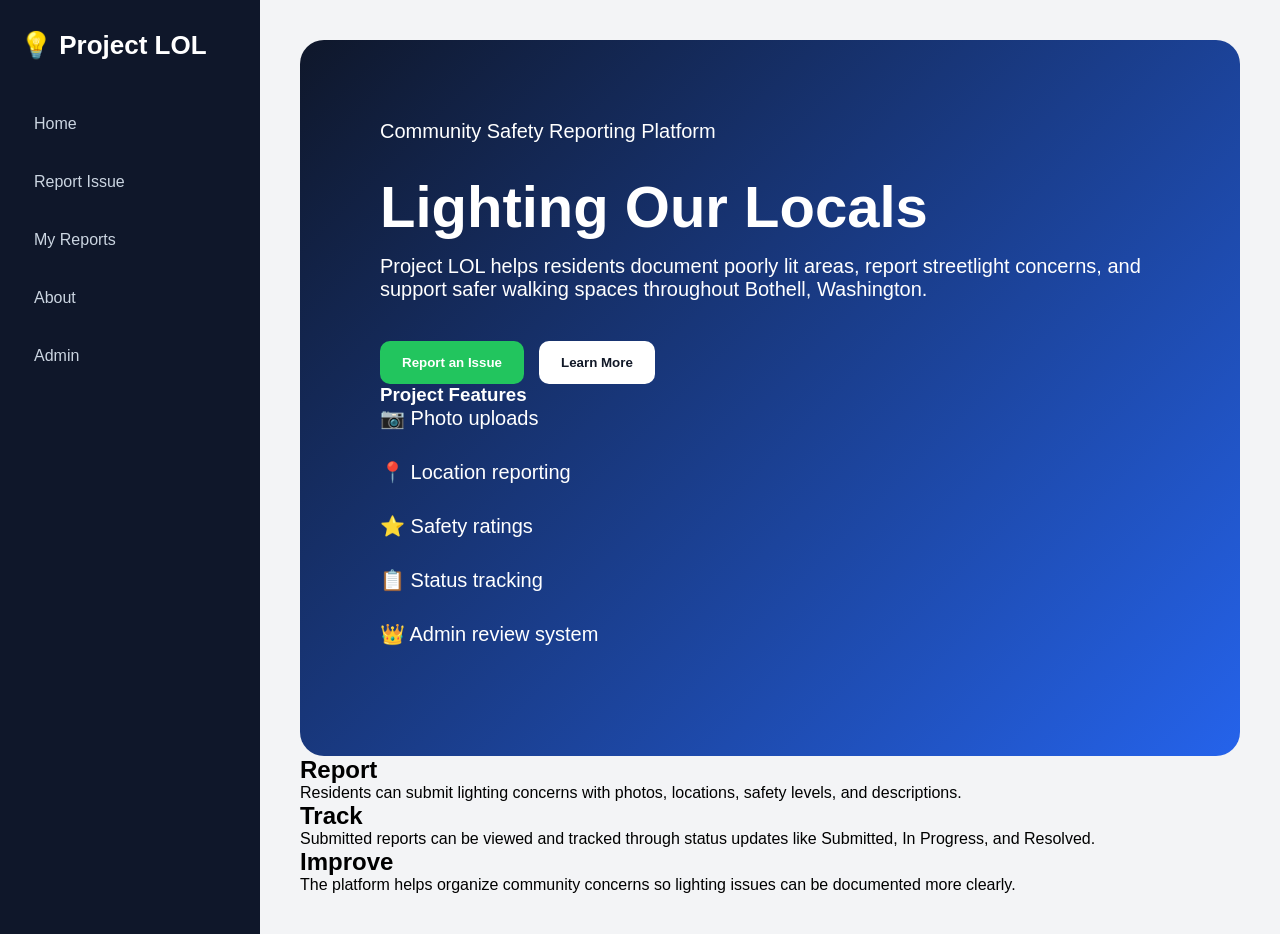
<file: index.html>
<!DOCTYPE html>
<html lang="en">
<head>
  <meta charset="UTF-8" />
  <meta name="viewport" content="width=device-width, initial-scale=1.0" />
  <title>Lighting Our Locals</title>
  <link rel="stylesheet" href="style.css" />
</head>
<body>

<div class="app">
  <aside class="sidebar">
    <div class="logo">💡 Project LOL</div>

    <nav>
      <button onclick="showPage('homePage')">Home</button>
      <button onclick="showPage('reportPage')">Report Issue</button>
      <button onclick="showPage('reportsPage')">My Reports</button>
      <button onclick="showPage('aboutPage')">About</button>
      <button onclick="adminLogin()">Admin</button>
    </nav>
  </aside>

  <main class="content">

    <section id="homePage" class="page">
  <div class="hero upgraded-hero">
    <div>
      <p class="eyebrow">Community Safety Reporting Platform</p>
      <h1>Lighting Our Locals</h1>
      <p>
        Project LOL helps residents document poorly lit areas, report streetlight concerns,
        and support safer walking spaces throughout Bothell, Washington.
      </p>

      <div class="hero-buttons">
        <button onclick="showPage('reportPage')">Report an Issue</button>
        <button onclick="showPage('aboutPage')">Learn More</button>
      </div>
    </div>

    <div class="hero-panel">
      <h3>Project Features</h3>
      <p>📷 Photo uploads</p>
      <p>📍 Location reporting</p>
      <p>⭐ Safety ratings</p>
      <p>📋 Status tracking</p>
      <p>👑 Admin review system</p>
    </div>
  </div>

  <div class="home-grid">
    <div class="info-card">
      <h2>Report</h2>
      <p>Residents can submit lighting concerns with photos, locations, safety levels, and descriptions.</p>
    </div>

    <div class="info-card">
      <h2>Track</h2>
      <p>Submitted reports can be viewed and tracked through status updates like Submitted, In Progress, and Resolved.</p>
    </div>

    <div class="info-card">
      <h2>Improve</h2>
      <p>The platform helps organize community concerns so lighting issues can be documented more clearly.</p>
    </div>
  </div>
</section>

    <section id="reportPage" class="page hidden">
      <h1>Report an Issue</h1>

      <div class="form-card">
        <input id="location" placeholder="Location" />

        <select id="issueType">
          <option>Streetlight Not Working</option>
          <option>Dim Light</option>
          <option>No Streetlight</option>
        </select>

        <label>Safety Rating</label>
        <select id="safetyLevel">
          <option value="1">⭐</option>
          <option value="2">⭐⭐</option>
          <option value="3">⭐⭐⭐</option>
          <option value="4">⭐⭐⭐⭐</option>
          <option value="5">⭐⭐⭐⭐⭐</option>
        </select>

        <textarea id="description" placeholder="Describe the issue"></textarea>

        <label>Upload Image</label>
        <input type="file" id="imageUpload" accept="image/*" />

        <button onclick="submitReport()">Submit Report</button>
      </div>
    </section>

    <section id="reportsPage" class="page hidden">
      <h1>My Reports</h1>
      <div id="reportContainer"></div>
    </section>

    <section id="detailsPage" class="page hidden">
      <h1>Report Details</h1>
      <div id="detailsContainer"></div>
    </section>

    <section id="aboutPage" class="page hidden">
  <h1>About Project LOL</h1>

  <div class="about-layout">
    <div class="form-card">
      <h2>What is Project LOL?</h2>
      <p>
        Project LOL, which stands for Lighting Our Locals, is a community problem-solving
        project focused on inadequate street lighting in Bothell, Washington.
        The project connects pedestrian safety, public awareness, and community reporting
        to help identify areas where lighting concerns may affect residents.
      </p>

      <h2>The Problem</h2>
      <p>
        Poor lighting can make sidewalks, neighborhoods, parks, and walking paths feel
        unsafe, especially during early morning and evening hours. Many pedestrians rely
        on safe visibility when walking to school, exercising, commuting, or moving
        through their community.
      </p>

      <h2>How the App Helps</h2>
      <p>
        This web platform allows users to report lighting issues by entering a location,
        selecting an issue type, rating the safety concern, adding a description, and
        uploading a photo. Reports can then be reviewed through an admin dashboard and
        updated with a status.
      </p>
    </div>

    <div class="form-card side-facts">
      <h2>Key Project Evidence</h2>
      <p><strong>41</strong> community survey responses collected.</p>
      <p><strong>83%</strong> of respondents reported walking during early morning or evening hours.</p>
      <p><strong>79%</strong> of pedestrian deaths occur at night.</p>
      <p>
        Project actions included surveys, outreach materials, city communication,
        Customer Action Requests, and the development of this reporting tool.
      </p>
    </div>
  </div>
</section>

    <section id="adminPage" class="page hidden">
      <h1>Admin Dashboard</h1>
      <div id="adminStats"></div>
      <div id="adminContainer"></div>
    </section>

  </main>
</div>

<script src="script.js"></script>
</body>
</html>
</file>
<file: style.css>
* {
  margin: 0;
  padding: 0;
  box-sizing: border-box;
}

body {
  font-family: Inter, Arial, sans-serif;
  background: #f3f4f6;
}

.app {
  display: flex;
  min-height: 100vh;
}

.sidebar {
  width: 260px;
  background: #0f172a;
  color: white;
  padding: 30px 20px;
}

.logo {
  font-size: 26px;
  font-weight: bold;
  margin-bottom: 40px;
}

.sidebar nav {
  display: flex;
  flex-direction: column;
  gap: 12px;
}

.sidebar button {
  background: transparent;
  border: none;
  color: #cbd5e1;
  text-align: left;
  padding: 14px;
  border-radius: 10px;
  cursor: pointer;
  font-size: 16px;
}

.sidebar button:hover {
  background: #1e293b;
  color: white;
}

.content {
  flex: 1;
  padding: 40px;
}

.hidden {
  display: none;
}

.hero {
  background: linear-gradient(135deg, #0f172a, #2563eb);
  color: white;
  padding: 80px;
  border-radius: 24px;
}

.hero h1 {
  font-size: 58px;
  margin-bottom: 15px;
}

.hero p {
  font-size: 20px;
  margin-bottom: 30px;
}

.hero-buttons {
  display: flex;
  gap: 15px;
}

button {
  cursor: pointer;
}

.hero-buttons button,
.form-card button,
.report-card button {
  border: none;
  padding: 14px 22px;
  border-radius: 10px;
  font-weight: bold;
  background: #22c55e;
  color: white;
  margin-top: 10px;
}

.hero-buttons button:last-child {
  background: white;
  color: #111827;
}

.form-card {
  background: white;
  padding: 30px;
  border-radius: 18px;
  max-width: 850px;
  margin-top: 25px;
  box-shadow: 0 10px 30px rgba(0,0,0,.08);
}

input,
select,
textarea {
  width: 100%;
  margin: 12px 0;
  padding: 14px;
  border-radius: 10px;
  border: 1px solid #d1d5db;
  font-size: 15px;
}

textarea {
  min-height: 120px;
}

label {
  font-weight: bold;
}

#reportContainer,
#adminContainer {
  margin-top: 20px;
}

.report-card {
  background: white;
  padding: 20px;
  border-radius: 15px;
  margin-bottom: 15px;
  box-shadow: 0 6px 20px rgba(0,0,0,.08);
}

.report-card h3,
.report-card h2 {
  margin-bottom: 10px;
}

.report-card p {
  margin-bottom: 8px;
}

.report-image {
  width: 210px;
  height: 140px;
  object-fit: cover;
  border-radius: 12px;
  margin-bottom: 12px;
}

.status-badge {
  display: inline-block;
  padding: 6px 12px;
  border-radius: 999px;
  font-weight: bold;
  margin-bottom: 8px;
}

.submitted {
  background: #dbeafe;
  color: #1d4ed8;
}

.progress {
  background: #fef3c7;
  color: #92400e;
}

.resolved {
  background: #dcfce7;
  color: #166534;
}

.stats-grid {
  display: grid;
  grid-template-columns: repeat(4, 1fr);
  gap: 16px;
  margin: 20px 0;
}

.stat-box {
  background: white;
  border-radius: 16px;
  padding: 20px;
  box-shadow: 0 6px 20px rgba(0,0,0,.08);
}

.stat-box h2 {
  font-size: 34px;
  color: #2563eb;
}

@media (max-width: 800px) {
  .app {
    flex-direction: column;
  }

  .sidebar {
    width: 100%;
    height: auto;
  }

  .stats-grid {
    grid-template-columns: 1fr;
  }
}
</file>
